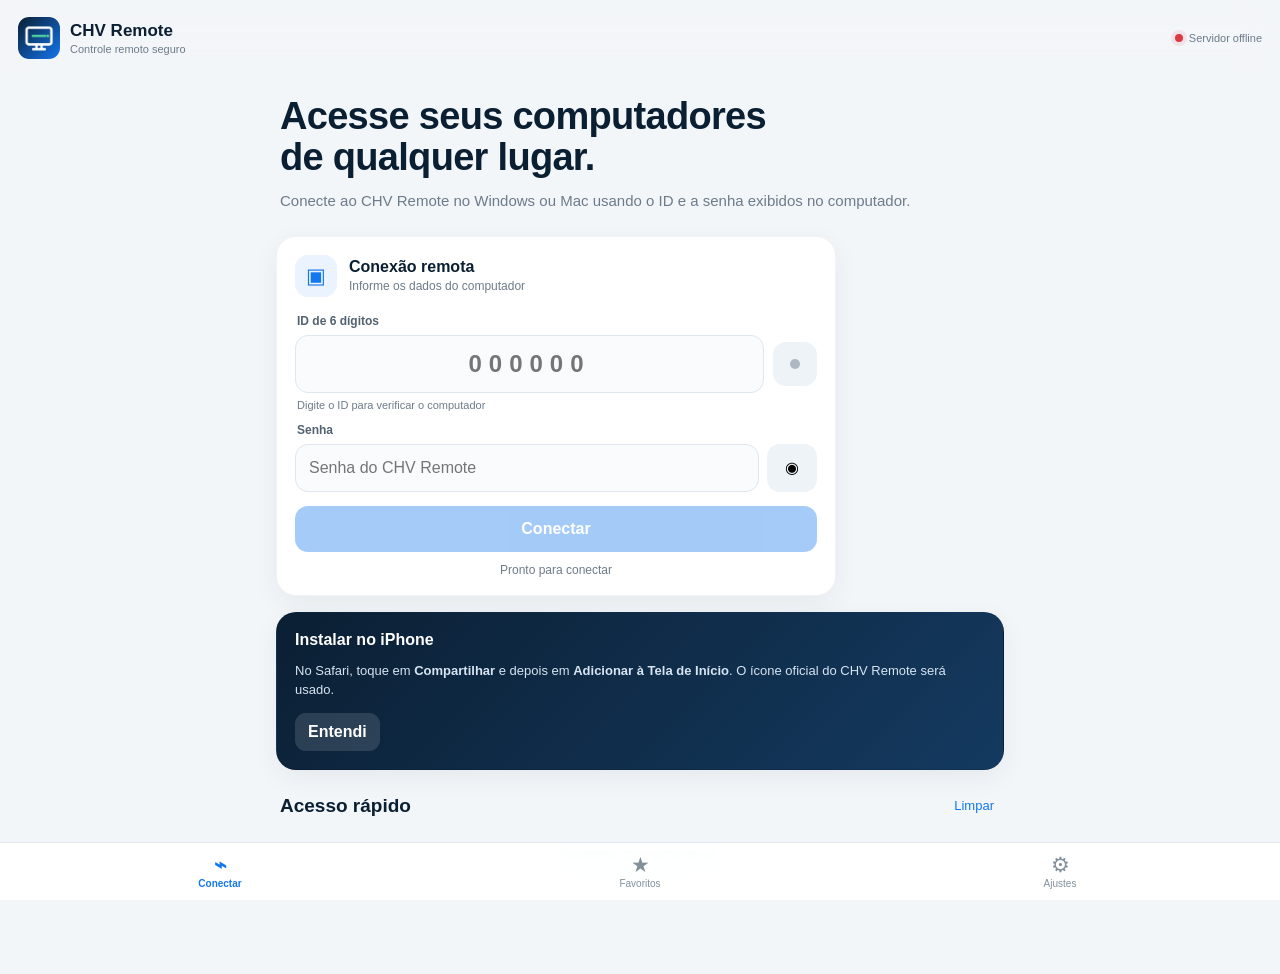
<file: index.html>
<!doctype html>
<html lang="pt-BR">
<head>
  <meta charset="utf-8">
  <meta name="viewport" content="width=device-width,initial-scale=1,viewport-fit=cover,user-scalable=no">
  <meta name="theme-color" content="#0b1f33">
  <meta name="apple-mobile-web-app-capable" content="yes">
  <meta name="apple-mobile-web-app-status-bar-style" content="black-translucent">
  <meta name="format-detection" content="telephone=no">
  <meta name="apple-mobile-web-app-title" content="CHV Remote">
  <meta name="mobile-web-app-capable" content="yes">
  <title>CHV Remote</title>
  <link rel="manifest" href="manifest.webmanifest">
  <link rel="apple-touch-icon" sizes="180x180" href="icon-180.png">
  <link rel="icon" type="image/svg+xml" href="icon.svg">
  <link rel="stylesheet" href="app.css">
</head>
<body>
  <div id="app">
    <header class="topbar">
      <div class="brand"><img src="icon-180.png" alt="CHV Remote"><div><strong>CHV Remote</strong><span>Controle remoto seguro</span></div></div>
      <div id="relayBadge" class="badge checking"><i></i><span>Verificando servidor…</span></div>
    </header>

    <main>
      <section id="homeView" class="view active">
        <div class="hero">
          <h1>Acesse seus computadores<br>de qualquer lugar.</h1>
          <p>Conecte ao CHV Remote no Windows ou Mac usando o ID e a senha exibidos no computador.</p>
        </div>

        <div class="card connect-card">
          <div class="card-title"><span class="icon">▣</span><div><strong>Conexão remota</strong><small>Informe os dados do computador</small></div></div>
          <label>ID de 6 dígitos</label>
          <div class="id-with-status">
            <input id="remoteId" inputmode="numeric" maxlength="6" autocomplete="one-time-code" placeholder="000000">
            <div id="remoteStatus" class="pc-status unknown" title="Status do computador"><i></i></div>
          </div>
          <div id="remoteStatusText" class="remote-status-text">Digite o ID para verificar o computador</div>
          <label>Senha</label>
          <div class="password-row"><input id="remotePassword" type="password" maxlength="64" autocomplete="off" placeholder="Senha do CHV Remote"><button id="showPassword" class="ghost" aria-label="Mostrar senha">◉</button></div>
          <button id="connectBtn" class="primary" disabled>Conectar</button>
          <div id="connectStatus" class="status-line">Pronto para conectar</div>
        </div>

        <div id="installCard" class="card install-card">
          <strong>Instalar no iPhone</strong>
          <p>No Safari, toque em <b>Compartilhar</b> e depois em <b>Adicionar à Tela de Início</b>. O ícone oficial do CHV Remote será usado.</p>
          <button id="hideInstall" class="secondary">Entendi</button>
        </div>

        <div class="section-head"><h2>Acesso rápido</h2><button id="clearQuick" class="text-btn">Limpar</button></div>
        <div id="quickAccess" class="list empty"><span>Nenhuma conexão recente.</span></div>
      </section>

      <section id="favoritesView" class="view">
        <div class="section-head"><h1>Favoritos</h1><button id="clearFavorites" class="text-btn">Limpar</button></div>
        <div id="favorites" class="list empty"><span>Nenhum favorito ainda.</span></div>
      </section>

      <section id="settingsView" class="view">
        <h1>Ajustes</h1>
        <div class="card settings-card">
          <label>Qualidade da imagem</label>
          <select id="quality"><option value="balanced">Equilibrada</option><option value="quality">Alta qualidade</option><option value="speed">Maior velocidade</option></select>
          <div class="setting-row"><div><strong>Salvar senhas</strong><small>Armazena somente neste dispositivo</small></div><input id="savePasswords" type="checkbox"></div>
          <div class="setting-row"><div><strong>Áudio do sistema</strong><small>Ativo automaticamente quando o computador remoto permitir</small></div><input id="autoAudio" type="checkbox"></div>
          <div class="setting-row"><div><strong>Microfone remoto</strong><small>Ativo automaticamente quando o computador remoto permitir</small></div><input id="autoMic" type="checkbox"></div>
          <div class="setting-row"><div><strong>Modo de controle padrão</strong><small>Mouse mostra a seta; Touch controla diretamente</small></div>
            <select id="pointerMode"><option value="mouse">Mouse</option><option value="touch">Touch Screen</option></select>
          </div>
        </div>
        <div class="card about"><strong>CHV Remote Web App</strong><p>Versão PWA 3.4.0 • conexão via CHV Relay • teclado e transferências móveis otimizados.</p></div>
      </section>

      <section id="sessionView" class="view session-view">
        <div class="session-bar">
          <button id="backSession" class="round" aria-label="Voltar">‹</button>
          <div><strong id="sessionTitle">CHV Remote</strong><small id="sessionMeta">Conectando…</small></div>
          <button id="disconnectBtn" class="danger-small">Desconectar</button>
        </div>

        <div id="screenWrap" class="screen-wrap">
          <div id="screenViewport" class="screen-viewport">
            <img id="remoteScreen" draggable="false" alt="Tela remota">
          </div>
          <div id="mouseCursor" class="remote-cursor" aria-hidden="true">
            <svg viewBox="0 0 32 42" aria-hidden="true"><path d="M3 2 L3 32 L11 24 L17 39 L23 36 L17 22 L29 22 Z"/></svg>
          </div>
          <div id="screenPlaceholder"><div class="spinner"></div><span>Aguardando imagem do computador…</span></div>
          <div class="metrics"><span id="fpsMetric">0 FPS</span><span id="mbpsMetric">0 Mbps</span></div>
          <div id="zoomBadge" class="zoom-badge hidden">100%</div>
          <div id="controlBadge" class="control-badge">Mouse</div>

          <button id="edgeHandle" class="edge-handle" aria-label="Abrir menu da sessão"><span></span></button>
          <div id="edgeMenu" class="edge-menu hidden" aria-label="Menu da sessão">
            <button id="menuCloseBtn" class="edge-bubble danger" aria-label="Fechar menu">×<small>Fechar</small></button>
            <button id="sessionSettingsBtn" class="edge-bubble" aria-label="Configurações da sessão">⚙<small>Sessão</small></button>
            <button id="menuModeBtn" class="edge-bubble" aria-label="Mouse ou Touch Screen">➤<small>Mouse</small></button>
            <button id="menuKeyboardBtn" class="edge-bubble" aria-label="Teclado">⌨<small>Teclado</small></button>
            <button id="menuFilesBtn" class="edge-bubble" aria-label="Arquivos">↥<small>Arquivos</small></button>
            <button id="quickActionsBtn" class="edge-bubble accent" aria-label="Ações rápidas">⚡<small>Ações</small></button>
            <button id="menuFullscreenBtn" class="edge-bubble" aria-label="Tela cheia">⛶<small>Tela cheia</small></button>
            <button id="menuDisconnectBtn" class="edge-bubble danger" aria-label="Finalizar sessão">↪<small>Sair</small></button>
          </div>

          <div id="quickActionsMenu" class="edge-submenu hidden">
            <button id="actionCadBtn" class="edge-bubble">⌘<small>Ctrl Alt Del</small></button>
            <button id="actionScreenshotBtn" class="edge-bubble">◉<small>Captura</small></button>
            <button id="actionAudioBtn" class="edge-bubble">♫<small>Áudio</small></button>
            <button id="actionMicBtn" class="edge-bubble">●<small>Microfone</small></button>
          </div>
        </div>

        <input id="fileInput" type="file" hidden multiple>
        <input id="nativeKeyboardInput" class="native-keyboard-input" type="text" autocomplete="off" autocorrect="off" autocapitalize="none" spellcheck="false" aria-label="Teclado remoto">
      </section>
    </main>

    <nav id="bottomNav" class="bottom-nav">
      <button data-view="homeView" class="active"><span>⌁</span>Conectar</button>
      <button data-view="favoritesView"><span>★</span>Favoritos</button>
      <button data-view="settingsView"><span>⚙</span>Ajustes</button>
    </nav>

    <div id="passwordSheet" class="sheet hidden">
      <div class="sheet-card password-sheet-card">
        <div class="sheet-head"><div><strong>Senha do computador</strong><small id="passwordSheetId">ID</small></div><button id="closePasswordSheet">Fechar</button></div>
        <label>Senha</label>
        <div class="password-row"><input id="quickPassword" type="password" maxlength="64" autocomplete="off" placeholder="Senha do CHV Remote"><button id="showQuickPassword" class="ghost" aria-label="Mostrar senha">◉</button></div>
        <button id="quickConnectBtn" class="primary">Conectar</button>
      </div>
    </div>

    <div id="sessionSettingsSheet" class="sheet hidden">
      <div class="sheet-card">
        <div class="sheet-head"><strong>Configurações da sessão</strong><button data-close-sheet="sessionSettingsSheet">Fechar</button></div>
        <div class="session-setting-row"><span>Controle</span><div class="segmented"><button id="sessionMouseBtn" class="active">Mouse</button><button id="sessionTouchBtn">Touch</button></div></div>
        <div class="session-setting-row"><span>Qualidade</span><select id="sessionQuality"><option value="balanced">Equilibrada</option><option value="quality">Alta qualidade</option><option value="speed">Velocidade</option></select></div>
        <button id="sessionFullscreenBtn" class="sheet-action">⛶ Tela cheia</button>
      </div>
    </div>

    <div id="keyboardSheet" class="sheet keyboard-sheet hidden">
      <div class="sheet-card keyboard-card">
        <div class="sheet-head"><strong>Teclado remoto</strong><button data-close-sheet="keyboardSheet">Fechar</button></div>
        <div class="keyboard-top-actions">
          <button id="nativeKeyboardBtn" class="sheet-action">⌨ Teclado do celular</button>
          <button id="numericKeyboardBtn" class="sheet-action">123 Números</button>
          <button id="keyboardCadBtn" class="sheet-action danger-lite">Ctrl + Alt + Del</button>
        </div>
        <div id="specialKeyboard" class="special-keyboard">
          <div class="key-row function-row">
            <button data-key="escape">Esc</button><button data-key="f1">F1</button><button data-key="f2">F2</button><button data-key="f3">F3</button><button data-key="f4">F4</button><button data-key="f5">F5</button><button data-key="f6">F6</button>
          </div>
          <div class="key-row function-row">
            <button data-key="f7">F7</button><button data-key="f8">F8</button><button data-key="f9">F9</button><button data-key="f10">F10</button><button data-key="f11">F11</button><button data-key="f12">F12</button><button data-key="backspace">⌫</button>
          </div>
          <div class="key-grid">
            <button data-key="tab">Tab</button><button data-key="enter">Enter</button><button data-key="insert">Ins</button><button data-key="home">Home</button><button data-key="page up">PgUp</button>
            <button data-key="delete">Del</button><button data-key="end">End</button><button data-key="page down">PgDn</button><button data-key="print screen">PrtSc</button><button data-key="scroll lock">ScrLk</button><button data-key="num lock">NumLk</button>
          </div>
          <div class="key-row arrows-row"><span></span><button data-key="up">↑</button><span></span><button data-key="left">←</button><button data-key="down">↓</button><button data-key="right">→</button></div>
          <div class="modifier-row">
            <button id="ctrlKeyBtn" data-modifier="ctrl">Ctrl</button><button data-modifier="shift">Shift</button><button data-modifier="alt">Alt</button><button data-modifier="cmd">Win</button><button data-modifier="altgr">Alt Gr</button>
          </div>
          <div id="ctrlShortcutMenu" class="ctrl-shortcuts hidden"><button data-chord="c">Copiar</button><button data-chord="v">Colar</button><button data-chord="x">Recortar</button></div>
        </div>
      </div>
    </div>

    <div id="fileBrowserSheet" class="sheet hidden">
      <div class="sheet-card file-browser-card">
        <div class="sheet-head"><div><strong>Gerenciador de arquivos</strong><small>Computador remoto</small></div><button data-close-sheet="fileBrowserSheet">Fechar</button></div>
        <div class="file-browser-toolbar"><button id="remoteUpBtn" class="secondary">↑ Voltar</button><div id="remotePath" class="remote-path">Este PC</div><button id="refreshRemoteFilesBtn" class="secondary">↻</button></div>
        <div id="remoteFileList" class="remote-file-list"><div class="file-loading">Carregando…</div></div>
        <div class="file-browser-actions"><button id="sendFromPhoneBtn" class="sheet-action">↥ Enviar do celular</button><button id="receiveSelectedBtn" class="sheet-action" disabled>↧ Receber selecionado</button></div>
      </div>
    </div>

    <div id="sentFileSheet" class="sheet hidden">
      <div class="sheet-card sent-file-card">
        <div class="sheet-head"><div><strong>Arquivo enviado</strong><small id="sentFileName">CHV Remote</small></div></div>
        <p>Arquivo enviado com sucesso para a pasta <b>Downloads / CHV Remote</b> do computador remoto.</p>
        <div class="sent-file-actions one-action"><button id="closeSentFileBtn" class="primary">OK</button></div>
      </div>
    </div>

    <div id="receivedFileSheet" class="sheet hidden">
      <div class="sheet-card received-file-card">
        <div class="sheet-head"><div><strong>Arquivo recebido</strong><small id="receivedFileName">CHV Remote</small></div><button id="clearReceivedBtn">Fechar</button></div>
        <p>No iPhone/iPad, toque em <b>Salvar em Arquivos</b> e escolha ou crie a pasta <b>CHV Remote</b>. Por segurança, o iOS não permite que um site crie ou abra uma pasta do app Arquivos sem sua confirmação.</p>
        <button id="saveReceivedBtn" class="primary">Salvar em Arquivos</button>
      </div>
    </div>

    <div id="toast" class="toast hidden"></div>
  </div>
  <script src="app.js"></script>
</body>
</html>
</file>
<file: app.css>
:root{--bg:#f3f6f9;--card:#fff;--ink:#0b1f33;--muted:#6d7b8a;--accent:#1377ee;--green:#22b573;--red:#d93b45;--line:#dfe6ed;--safe-top:env(safe-area-inset-top);--safe-bottom:env(safe-area-inset-bottom)}
*{box-sizing:border-box;-webkit-tap-highlight-color:transparent}
html,body{margin:0;background:var(--bg);color:var(--ink);font-family:-apple-system,BlinkMacSystemFont,"SF Pro Display","Segoe UI",sans-serif;min-height:100%;overscroll-behavior:none}
body{padding-top:var(--safe-top);padding-bottom:var(--safe-bottom)}
button,input,select,textarea{font:inherit}
button{cursor:pointer}
.topbar{height:76px;padding:12px 18px;display:flex;align-items:center;justify-content:space-between;background:rgba(243,246,249,.92);backdrop-filter:blur(18px);position:sticky;top:0;z-index:20}
.brand{display:flex;align-items:center;gap:10px}
.brand img{width:42px;height:42px;border-radius:11px}
.brand div{display:flex;flex-direction:column}
.brand strong{font-size:17px}
.brand span{font-size:11px;color:var(--muted);margin-top:2px}
.badge{font-size:11px;color:var(--muted);display:flex;align-items:center;gap:6px;white-space:nowrap}
.badge i{width:8px;height:8px;border-radius:50%;background:#adb8c3}
.badge.online i{background:var(--green);box-shadow:0 0 0 4px rgba(34,181,115,.12)}
.badge.offline i{background:var(--red);box-shadow:0 0 0 4px rgba(217,59,69,.10)}
.badge.checking i{animation:pulse 1.1s ease-in-out infinite}
@keyframes pulse{50%{opacity:.35}}
main{padding:0 16px 92px;max-width:760px;margin:auto}
.view{display:none}.view.active{display:block}
.hero{padding:20px 4px 8px}
.hero h1{font-size:30px;line-height:1.08;margin:0 0 12px;letter-spacing:-.7px}
.hero p{font-size:15px;line-height:1.45;color:var(--muted);margin:0}
.card{background:var(--card);border:1px solid rgba(10,31,51,.05);border-radius:20px;padding:18px;box-shadow:0 8px 26px rgba(11,31,51,.06);margin:16px 0}
.card-title{display:flex;gap:12px;align-items:center;margin-bottom:17px}
.card-title .icon{width:42px;height:42px;border-radius:13px;background:#eaf3ff;color:var(--accent);display:grid;place-items:center;font-size:21px}
.card-title div{display:flex;flex-direction:column}
.card-title small,.setting-row small{color:var(--muted);margin-top:3px;font-size:12px}
.connect-card label,.settings-card>label{display:block;font-size:12px;font-weight:650;color:#536271;margin:12px 2px 7px}
.connect-card input,select{width:100%;border:1px solid var(--line);background:#f9fbfc;color:var(--ink);border-radius:13px;padding:14px 13px;outline:none}
.connect-card input:focus,select:focus{border-color:#8bbcff;box-shadow:0 0 0 3px rgba(19,119,238,.1)}
.id-with-status{display:flex;gap:9px;align-items:center}
#remoteId{font-size:24px;letter-spacing:7px;text-align:center;font-weight:700;flex:1}
.pc-status{width:44px;height:44px;border-radius:13px;background:#eef3f7;display:grid;place-items:center;flex:0 0 44px}
.pc-status i,.status-dot{width:10px;height:10px;border-radius:50%;display:inline-block;background:#adb8c3}
.pc-status.online i,.status-dot.online{background:var(--green);box-shadow:0 0 0 4px rgba(34,181,115,.10)}
.pc-status.offline i,.status-dot.offline{background:var(--red);box-shadow:0 0 0 4px rgba(217,59,69,.08)}
.remote-status-text{font-size:11px;color:var(--muted);margin:6px 2px 0}
.password-row{display:flex;gap:8px}
.password-row input{flex:1}
.ghost{border:0;background:#eef3f7;border-radius:13px;width:50px}
.primary{width:100%;border:0;border-radius:13px;background:var(--accent);color:#fff;font-weight:700;padding:14px;margin-top:14px}
.primary:disabled{opacity:.38}
.secondary{border:0;border-radius:11px;background:#edf3f8;color:var(--ink);font-weight:650;padding:10px 13px}
.status-line{font-size:12px;color:var(--muted);text-align:center;margin-top:11px}
.install-card{background:linear-gradient(135deg,#0b1f33,#143a60);color:#fff}
.install-card p{color:#d7e4f1;font-size:13px;line-height:1.45}
.install-card .secondary{background:rgba(255,255,255,.13);color:#fff}
.section-head{display:flex;align-items:center;justify-content:space-between;margin:25px 4px 10px}
.section-head h1,.section-head h2{margin:0}.section-head h2{font-size:19px}
.text-btn{border:0;background:transparent;color:var(--accent);font-size:13px}
.list{display:flex;flex-direction:column;gap:9px}
.list.empty{padding:20px;color:var(--muted);font-size:13px;text-align:center}
.list-item{background:#fff;border:1px solid rgba(11,31,51,.06);border-radius:15px;padding:12px 13px;display:flex;align-items:center;gap:11px}
.list-item .pc{width:39px;height:39px;border-radius:12px;background:#eef5fc;display:grid;place-items:center;position:relative}
.list-item .pc .status-dot{position:absolute;right:-2px;bottom:-2px;border:2px solid #fff;width:10px;height:10px}
.list-item .info{flex:1;min-width:0}
.list-item strong,.list-item small{display:block}
.list-item small{color:var(--muted);margin-top:3px;white-space:nowrap;overflow:hidden;text-overflow:ellipsis}
.list-actions{display:flex;align-items:center;gap:6px}
.list-item button{border:0;background:#edf3f8;border-radius:10px;padding:8px 10px;min-width:38px}
.list-item .star{font-size:20px;color:#9aa6b2;background:transparent;padding:5px}
.list-item .star.active{color:#f2b01e}
.settings-card select{margin-bottom:8px}
.setting-row{display:flex;align-items:center;justify-content:space-between;border-top:1px solid var(--line);padding:14px 0;gap:12px}
.setting-row div{display:flex;flex-direction:column;flex:1}
.setting-row input{width:22px;height:22px}
.setting-row select{max-width:160px;padding:10px}
.about p{color:var(--muted);font-size:13px;line-height:1.45;margin-bottom:0}
.bottom-nav{position:fixed;left:0;right:0;bottom:0;padding:7px 10px calc(7px + var(--safe-bottom));background:rgba(255,255,255,.94);backdrop-filter:blur(18px);border-top:1px solid var(--line);display:flex;z-index:30}
.bottom-nav button{flex:1;border:0;background:transparent;color:#83909c;font-size:10px;display:flex;flex-direction:column;align-items:center;gap:2px;padding:4px}
.bottom-nav button span{font-size:21px;line-height:22px}
.bottom-nav button.active{color:var(--accent);font-weight:650}
.session-view{position:fixed;inset:var(--safe-top) 0 var(--safe-bottom);background:#05080b;z-index:40}
.session-bar{height:58px;background:#0d1620;color:#fff;display:flex;align-items:center;gap:11px;padding:8px 12px}
.session-bar>div{flex:1;min-width:0;display:flex;flex-direction:column}
.session-bar small{color:#9db0c2;font-size:11px;margin-top:2px}
.round,.danger-small{border:0;color:#fff}
.round{background:#1a2b3c;width:40px;height:40px;border-radius:50%;font-size:28px}
.danger-small{background:#7d2530;border-radius:10px;padding:9px 10px;font-size:11px}
.screen-wrap{height:calc(100% - 58px - 72px);position:relative;overflow:hidden;touch-action:none;background:#020304}
.screen-viewport{position:absolute;inset:0;display:flex;align-items:center;justify-content:center;transform-origin:center center;will-change:transform}
.screen-viewport img{max-width:100%;max-height:100%;width:100%;height:100%;object-fit:contain;user-select:none;-webkit-user-drag:none;pointer-events:none}
.screen-viewport img:not([src]){display:none}
#screenPlaceholder{position:absolute;inset:0;display:flex;flex-direction:column;gap:14px;align-items:center;justify-content:center;color:#8da0b2;font-size:13px;pointer-events:none}
.spinner{width:28px;height:28px;border:3px solid #263646;border-top-color:#2e8cff;border-radius:50%;animation:spin 1s linear infinite}
@keyframes spin{to{transform:rotate(360deg)}}
.metrics{position:absolute;top:9px;right:9px;display:flex;gap:6px;z-index:4}
.metrics span,.zoom-badge,.control-badge{background:rgba(0,0,0,.65);color:#b8c7d4;border-radius:8px;padding:5px 7px;font-size:10px}
.zoom-badge{position:absolute;left:9px;top:9px;z-index:4}
.control-badge{position:absolute;left:9px;bottom:9px;z-index:4}
.remote-cursor{position:absolute;left:50%;top:50%;z-index:5;color:#fff;text-shadow:0 1px 3px #000;font-size:24px;line-height:1;transform:translate(-4px,-4px) rotate(-45deg);pointer-events:none;display:none}
.screen-wrap.mouse-mode .remote-cursor{display:block}
.toolbar{height:72px;background:#0d1620;display:flex;align-items:stretch;overflow-x:auto;-webkit-overflow-scrolling:touch}
.toolbar button{min-width:68px;flex:1;border:0;background:transparent;color:#c7d4df;font-size:19px;display:flex;flex-direction:column;align-items:center;justify-content:center;gap:3px}
.toolbar button span{font-size:9px;white-space:nowrap}
.toolbar button.active{color:#52a5ff;background:#142638}
.native-keyboard-input{position:fixed;left:1px;bottom:calc(1px + var(--safe-bottom));width:1px!important;height:1px!important;opacity:.01;z-index:999;border:0;padding:0;pointer-events:none;font-size:16px!important;caret-color:transparent;background:transparent;color:transparent}
.toast{position:fixed;left:18px;right:18px;bottom:calc(86px + var(--safe-bottom));z-index:80;background:#132436;color:#fff;border-radius:13px;padding:12px 14px;font-size:13px;text-align:center;box-shadow:0 8px 28px rgba(0,0,0,.25)}
.hidden{display:none!important}
.session-view.compact .session-bar{display:none}
.session-view.compact .screen-wrap{height:calc(100% - 72px)}
@media(display-mode:standalone){.install-card{display:none}}
@media(min-width:700px){.hero h1{font-size:38px}.connect-card{max-width:560px}}

/* CHV Remote Web 2.2 - mobile session controls */
.session-view{height:100dvh;min-height:100dvh;overflow:hidden}
.screen-wrap{height:calc(100dvh - 58px);width:100%;touch-action:none}
.screen-viewport img{image-rendering:auto;transform:translateZ(0);backface-visibility:hidden}
.remote-cursor{width:30px;height:40px;font-size:0;transform:translate(-3px,-3px);filter:drop-shadow(0 1px 1px rgba(0,0,0,.85));}
.remote-cursor svg{display:block;width:100%;height:100%;overflow:visible}
.remote-cursor path{fill:#fff;stroke:#111;stroke-width:2.2;stroke-linejoin:round}

.edge-handle{position:absolute;left:0;bottom:28%;width:20px;height:62px;border:0;border-radius:0 24px 24px 0;background:rgba(18,31,44,.72);z-index:16;padding:0;display:flex;align-items:center;justify-content:center;backdrop-filter:blur(10px);box-shadow:0 4px 18px rgba(0,0,0,.22)}
.edge-handle span,.edge-handle span:before,.edge-handle span:after{content:"";display:block;width:4px;height:4px;background:#d8e5ef;border-radius:50%;box-shadow:0 8px 0 #d8e5ef,0 -8px 0 #d8e5ef}
.edge-menu,.edge-submenu{position:absolute;left:12px;bottom:8%;z-index:17;display:flex;flex-direction:column-reverse;gap:10px;align-items:flex-start;pointer-events:auto}
.edge-submenu{left:92px;bottom:22%;z-index:18}
.edge-bubble{width:58px;height:58px;border-radius:50%;border:3px solid rgba(255,255,255,.92);background:#162332;color:#fff;box-shadow:0 6px 18px rgba(0,0,0,.38);display:flex;align-items:center;justify-content:center;position:relative;font-size:25px;padding:0}
.edge-bubble small{position:absolute;left:66px;white-space:nowrap;background:rgba(6,12,18,.84);padding:5px 8px;border-radius:8px;font-size:10px;color:#fff;opacity:0;transform:translateX(-6px);transition:.16s}
.edge-bubble:active small,.edge-bubble:focus-visible small{opacity:1;transform:none}
.edge-bubble.danger{background:#d8444b}.edge-bubble.accent{background:#111;color:#fff}.edge-bubble.active{background:#1377ee}
.edge-menu:not(.hidden) .edge-bubble{animation:bubbleIn .16s ease both}
.edge-menu:not(.hidden) .edge-bubble:nth-child(2){animation-delay:.02s}.edge-menu:not(.hidden) .edge-bubble:nth-child(3){animation-delay:.04s}.edge-menu:not(.hidden) .edge-bubble:nth-child(4){animation-delay:.06s}.edge-menu:not(.hidden) .edge-bubble:nth-child(5){animation-delay:.08s}.edge-menu:not(.hidden) .edge-bubble:nth-child(6){animation-delay:.10s}
@keyframes bubbleIn{from{opacity:0;transform:translateX(-18px) scale(.78)}to{opacity:1;transform:none}}

.sheet{position:fixed;inset:0;z-index:90;background:rgba(0,0,0,.44);display:flex;align-items:flex-end;justify-content:center;padding:10px 10px calc(10px + var(--safe-bottom));backdrop-filter:blur(4px)}
.sheet-card{width:min(720px,100%);max-height:88dvh;overflow:auto;background:#f4f6f8;color:var(--ink);border-radius:22px;padding:16px;box-shadow:0 -14px 42px rgba(0,0,0,.28)}
.sheet-head{display:flex;align-items:center;justify-content:space-between;gap:12px;margin-bottom:14px}
.sheet-head>div{display:flex;flex-direction:column;gap:3px}.sheet-head small{color:var(--muted);font-size:11px}
.sheet-head button{border:0;border-radius:10px;background:#e4eaf0;padding:8px 11px;color:var(--ink)}
.sheet-card label{display:block;font-size:12px;font-weight:650;color:#536271;margin:8px 2px 7px}
.password-sheet-card input{width:100%;border:1px solid var(--line);background:#fff;color:var(--ink);border-radius:13px;padding:14px 13px;outline:none}
.session-setting-row{display:flex;align-items:center;justify-content:space-between;gap:12px;padding:12px 0;border-top:1px solid #dce3e9}
.session-setting-row select{max-width:190px;padding:9px 10px}
.segmented{display:flex;background:#e1e7ed;padding:3px;border-radius:11px}.segmented button{border:0;background:transparent;padding:8px 12px;border-radius:8px}.segmented button.active{background:#fff;color:#1377ee;box-shadow:0 2px 6px rgba(0,0,0,.08)}
.sheet-action{border:0;border-radius:12px;background:#fff;color:#0b1f33;padding:12px;font-weight:650}.danger-lite{color:#a82c35!important}
.keyboard-card{max-width:920px}
.keyboard-top-actions{display:grid;grid-template-columns:repeat(3,1fr);gap:8px;margin-bottom:10px}
.special-keyboard{display:flex;flex-direction:column;gap:7px;background:#d4d9df;padding:9px;border-radius:15px}
.key-row{display:grid;gap:6px}.function-row{grid-template-columns:repeat(7,1fr)}
.key-grid{display:grid;grid-template-columns:repeat(6,1fr);gap:6px}
.key-row button,.key-grid button,.modifier-row button,.ctrl-shortcuts button{border:0;border-radius:8px;background:#fff;color:#111;min-height:42px;font-weight:600;font-size:12px;box-shadow:0 1px 1px rgba(0,0,0,.14)}
.function-row button{background:#86add4}.key-grid button:nth-child(n+3){background:#fff58e}
.arrows-row{grid-template-columns:repeat(3,1fr);max-width:330px;margin:auto;width:100%}.arrows-row button{background:#ff6868}.arrows-row span:first-child{grid-column:1}.arrows-row button[data-key="up"]{grid-column:2}.arrows-row span:nth-child(3){grid-column:3}
.modifier-row{display:grid;grid-template-columns:repeat(5,1fr);gap:6px}.modifier-row button.active{background:#79bf78;color:#08150a}
.ctrl-shortcuts{display:grid;grid-template-columns:repeat(3,1fr);gap:8px;background:#1c2732;padding:8px;border-radius:12px}.ctrl-shortcuts button{background:#fff}

.session-view.immersive{position:fixed;inset:0!important;height:100dvh!important;padding:0!important;background:#000;z-index:100}
.session-view.immersive .session-bar{display:none!important}
.session-view.immersive .screen-wrap{height:100dvh!important;width:100vw!important}
.session-view.immersive .metrics{top:calc(7px + env(safe-area-inset-top));right:7px}
.session-view.immersive .zoom-badge{top:calc(7px + env(safe-area-inset-top));left:7px}
.session-view.immersive .edge-handle{bottom:calc(22% + env(safe-area-inset-bottom))}
body.session-immersive{padding:0!important;overflow:hidden;background:#000}

@media(max-width:560px){
  .edge-bubble{width:52px;height:52px;font-size:22px}.edge-bubble small{left:59px}
  .keyboard-top-actions{grid-template-columns:1fr 1fr}.keyboard-top-actions #keyboardCadBtn{grid-column:1/-1}
  .function-row{grid-template-columns:repeat(4,1fr)}.key-grid{grid-template-columns:repeat(3,1fr)}.modifier-row{grid-template-columns:repeat(5,1fr)}
}
@media(orientation:landscape) and (max-height:520px){
  .sheet-card{max-height:96dvh;border-radius:14px;padding:10px}.key-row button,.key-grid button,.modifier-row button{min-height:34px}
  .edge-menu{bottom:4%;gap:6px}.edge-bubble{width:46px;height:46px;font-size:20px;border-width:2px}
}


/* CHV Remote Web 2.3 - touch isolation, zoom pan and fullscreen safe-area fixes */
.session-view,.session-view *{-webkit-user-select:none!important;user-select:none!important;-webkit-touch-callout:none!important}
.session-view{-webkit-user-drag:none;touch-action:none}
.screen-wrap,.screen-wrap *{overscroll-behavior:none;-webkit-user-select:none!important;user-select:none!important;-webkit-touch-callout:none!important}
.screen-viewport,.screen-viewport img{touch-action:none!important;-webkit-user-drag:none!important;user-drag:none!important}
.metrics,.metrics span,.zoom-badge,.control-badge,.session-bar,.session-bar *{user-select:none!important;-webkit-user-select:none!important;-webkit-touch-callout:none!important}
.screen-viewport img{image-rendering:auto!important;filter:none;will-change:transform}
.edge-handle{left:max(0px,env(safe-area-inset-left));bottom:28%}
.edge-menu{left:calc(env(safe-area-inset-left) + 10px);top:50%;bottom:auto;transform:translateY(-50%);gap:clamp(5px,1.15vh,10px);max-height:calc(100dvh - env(safe-area-inset-top) - env(safe-area-inset-bottom) - 18px)}
.edge-submenu{left:calc(env(safe-area-inset-left) + 78px);top:50%;bottom:auto;transform:translateY(-50%);gap:8px}
.session-view.immersive .edge-handle{left:max(0px,env(safe-area-inset-left));bottom:26%}
.session-view.immersive .edge-menu{left:calc(env(safe-area-inset-left) + 10px);top:50%;bottom:auto;transform:translateY(-50%)}
.session-view.immersive .edge-submenu{left:calc(env(safe-area-inset-left) + 76px);top:50%;bottom:auto;transform:translateY(-50%)}
body.session-immersive .sheet,html.session-immersive .sheet{z-index:240!important;pointer-events:auto!important}
body.session-immersive .toast,html.session-immersive .toast{z-index:260!important}
body.session-immersive #app,html.session-immersive #app{height:100dvh!important;overflow:hidden!important;background:#000!important}
@media(orientation:landscape) and (max-height:520px){
  .edge-menu{top:50%!important;bottom:auto!important;gap:5px!important;transform:translateY(-50%)!important}
  .edge-submenu{top:50%!important;bottom:auto!important;transform:translateY(-50%)!important}
  .edge-bubble{width:44px!important;height:44px!important;font-size:19px!important;border-width:2px!important}
  .edge-bubble small{left:50px!important}
}


/* CHV Remote Web 2.4 - native iOS gesture isolation, cursor-follow zoom and connection covers */
html.session-active,body.session-active{overscroll-behavior:none!important;touch-action:none!important;-webkit-user-select:none!important;user-select:none!important;-webkit-touch-callout:none!important}
body.session-active #sessionView,body.session-active #sessionView *{-webkit-user-select:none!important;user-select:none!important;-webkit-touch-callout:none!important}
body.session-active #screenWrap,body.session-active #screenWrap *{touch-action:none!important;-webkit-user-drag:none!important}
body.session-active #screenWrap ::selection,body.session-active #sessionView ::selection{background:transparent!important;color:inherit!important}
.metrics,.zoom-badge,.control-badge,.remote-cursor,#screenPlaceholder{pointer-events:none!important}
.list-item .pc.cover{width:84px;height:52px;flex:0 0 84px;border-radius:10px;background:#0b1723 center/cover no-repeat;overflow:hidden;color:#dce8f3}
.list-item .pc.cover>span{font-size:20px;opacity:.8}.list-item .pc.cover.has-thumb>span{display:none}
.list-item .pc.cover .status-dot{right:4px;bottom:4px;border-color:#fff;width:11px;height:11px}
.list-actions{gap:3px}.list-item .rename{min-width:32px;padding:7px 6px;font-size:16px;background:transparent;color:#6e7e8d}.list-item .go{font-size:11px;padding:8px 7px}
@media(max-width:430px){.list-item{padding:10px 9px;gap:8px}.list-item .pc.cover{width:74px;height:46px;flex-basis:74px}.list-item .go{font-size:10px;padding:7px 6px}.list-item .star{padding:4px}.list-item .rename{padding:4px;min-width:26px}}


/* CHV Remote Web 2.5 - low-latency pointer path */
body.session-active{-webkit-user-select:none!important;user-select:none!important;-webkit-touch-callout:none!important}
body.session-active #screenWrap{touch-action:none!important;cursor:default!important}
#nativeKeyboardInput{font-size:16px!important;transform:translateZ(0)}

/* CHV Remote Web 2.7 - Windows cursor semantics, remote files and keyboard focus */
.remote-cursor[data-shape="ibeam"]{width:24px;height:42px;transform:translate(-12px,-21px)}
.remote-cursor[data-shape="hand"]{width:34px;height:44px;transform:translate(-8px,-5px)}
.remote-cursor[data-shape="wait"],.remote-cursor[data-shape="appstarting"]{width:34px;height:42px;transform:translate(-17px,-21px)}
.remote-cursor[data-shape^="size_"]{width:38px;height:38px;transform:translate(-19px,-19px)}
.remote-cursor[data-shape="cross"]{width:34px;height:34px;transform:translate(-17px,-17px)}
.file-browser-card{max-height:92dvh;display:flex;flex-direction:column;overflow:hidden}
.file-browser-toolbar{display:flex;align-items:center;gap:8px;margin-bottom:10px}.remote-path{flex:1;min-width:0;white-space:nowrap;overflow:hidden;text-overflow:ellipsis;background:#e9eef3;border-radius:10px;padding:10px;font-size:11px;color:#405365}
.remote-file-list{min-height:230px;max-height:58dvh;overflow:auto;border:1px solid #dce4eb;border-radius:14px;background:#fff;-webkit-overflow-scrolling:touch}.file-loading{padding:28px;text-align:center;color:#6d7b8a}
.remote-file-row{display:flex;align-items:center;border-bottom:1px solid #edf1f4;min-height:54px;padding:3px 8px}.remote-file-row:last-child{border-bottom:0}.remote-file-check{width:22px;height:22px;margin:0 8px 0 3px}.remote-file-open{flex:1;min-width:0;border:0;background:transparent;display:grid;grid-template-columns:34px 1fr;grid-template-rows:auto auto;text-align:left;align-items:center;padding:7px 4px;color:#0b1f33}.remote-file-icon{grid-row:1/3;font-size:24px}.remote-file-name{font-weight:650;overflow:hidden;text-overflow:ellipsis;white-space:nowrap}.remote-file-open small{color:#6d7b8a;font-size:10px}.file-browser-actions{display:grid;grid-template-columns:1fr 1fr;gap:8px;margin-top:12px}.file-browser-actions .sheet-action{margin:0}.file-browser-actions button:disabled{opacity:.38}
.received-file-card p{font-size:13px;line-height:1.45;color:#596b7b}.received-file-card .primary{margin-top:4px}
@media(max-width:430px){.file-browser-actions{grid-template-columns:1fr}.remote-file-list{max-height:52dvh}}

/* CHV Remote Web 2.9 contextual cursor */
.remote-cursor[data-shape="ibeam"]{width:22px;height:36px;transform:translate(-11px,-18px)}
.remote-cursor[data-shape="hand"]{width:32px;height:38px;transform:translate(-9px,-4px)}
.remote-cursor[data-shape="wait"],.remote-cursor[data-shape="appstarting"]{width:30px;height:36px;transform:translate(-15px,-18px)}
.remote-cursor[data-shape^="size_"]{width:34px;height:34px;transform:translate(-17px,-17px)}
.remote-cursor[data-shape="cross"]{width:32px;height:32px;transform:translate(-16px,-16px)}
.remote-cursor[data-shape="arrow"]{width:30px;height:40px;transform:translate(-3px,-3px)}

/* CHV Remote Web 3.0 keyboard viewport */
.session-view.keyboard-visible{top:var(--keyboard-offset,0px)!important;bottom:auto!important;height:var(--keyboard-vh,100dvh)!important;min-height:var(--keyboard-vh,100dvh)!important;overflow:hidden!important}
.session-view.keyboard-visible .screen-wrap{height:calc(var(--keyboard-vh,100dvh) - 58px)!important;max-height:calc(var(--keyboard-vh,100dvh) - 58px)!important}
.sent-file-card p{font-size:14px;line-height:1.5;color:var(--muted);margin:4px 0 14px}
.sent-file-actions{display:flex;gap:10px}.sent-file-actions .secondary,.sent-file-actions .primary{flex:1;margin-top:0}

/* CHV Remote Web 3.2 */
.edge-bubble:disabled{opacity:.35;filter:grayscale(1)}
.sent-file-actions.one-action{display:block}.sent-file-actions.one-action .primary{width:100%}
</file>
